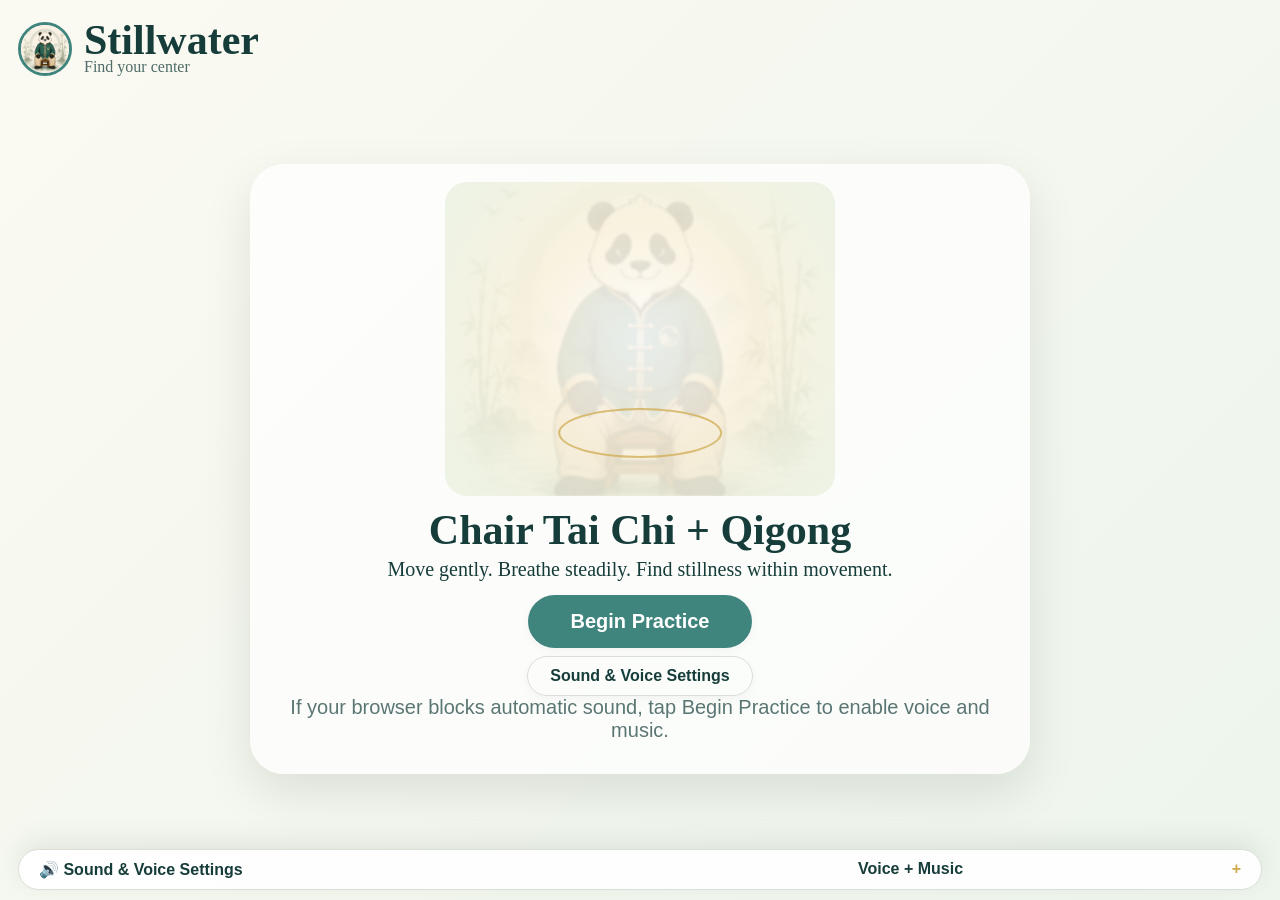
<file: index.html>
<!doctype html>
<html lang="en">
<head>
  <meta charset="utf-8" />
  <meta name="viewport" content="width=device-width, initial-scale=1" />
  <title>Stillwater v21</title>
  <link rel="stylesheet" href="style.css?v=21" />
</head>
<body>
  <div class="app-shell">
    <header class="topbar">
      <a class="brand" href="index.html?v=21" aria-label="Return to opening screen">
        <img src="assets/sage/logo-sage.png" alt="Sage logo" class="brand-avatar" />
        <span><strong>Stillwater</strong><em>Find your center</em></span>
      </a>
      <div class="top-actions practice-only hidden">
        <button id="backBtn">← Back</button>
        <button id="pauseBtn" class="primary">Pause</button>
        <button id="forwardBtn">Forward →</button>
      </div>
    </header>

    <main id="opening" class="opening">
      <section class="hero-card">
        <div class="sage-stage opening-sage">
          <video
            id="openingIdleVideo"
            class="sage-img opening-video"
            autoplay
            muted
            loop
            playsinline
            webkit-playsinline
            preload="auto"
            aria-label="Sage seated calmly and breathing"
          >
            <source src="assets/video/Panda_Idle.mp4?v=21" type="video/mp4" />
          </video>
          <div class="water-ripples"><span></span><span></span><span></span></div>
        </div>
        <h1>Chair Tai Chi + Qigong</h1>
        <p>Move gently. Breathe steadily. Find stillness within movement.</p>
        <button id="beginBtn" class="begin primary">Begin Practice</button>
        <button id="settingsOpenBtn" class="ghost">Sound & Voice Settings</button>
        <p id="homeSoundNotice" class="sound-notice">If your browser blocks automatic sound, tap Begin Practice to enable voice and music.</p>
      </section>
    </main>

    <main id="practice" class="practice hidden">
      <div id="mobilePanelScrim" class="mobile-panel-scrim hidden" aria-hidden="true"></div>
      <button id="leftDrawerBtn" class="mobile-edge-tab left-tab" type="button" aria-controls="leftPanel" aria-expanded="false">Path</button>
      <button id="settingsDrawerBtn" class="mobile-edge-tab bottom-tab" type="button" aria-controls="settings" aria-expanded="false">Sound</button>
      <button id="rightDrawerBtn" class="mobile-edge-tab right-tab" type="button" aria-controls="resourcesPanel" aria-expanded="false">Resources</button>
      <aside id="leftPanel" class="side left-panel mobile-drawer-left">
        <button class="mobile-drawer-close" data-close-panel type="button" aria-label="Close path panel">×</button>
        <h2>Stillwater Path</h2>
        <ol id="stageList"></ol>
        <div class="mantra">Move with intention.<br>Breathe with awareness.<br>Be still. Be here.</div>
        <small>Created by David Fliesen in 2026</small>
      </aside>

      <section class="center-panel">
        <div class="stage-head">
          <div><small id="stageNum">STAGE 1</small><h1 id="stageTitle">Awakening Breath</h1></div>
          <strong id="timer">1:00</strong>
        </div>
        <div class="sage-stage main-sage-stage">
          <img id="sageImg" src="assets/sage/idle.png?v=21" alt="Sage demonstrating the current seated movement" class="sage-img" />
          <div class="water-ripples"><span></span><span></span><span></span></div>
        </div>
        <p id="instruction" class="instruction"></p>
        <button id="unlockBtn" class="unlock hidden">Tap to enable sound</button>
        <div class="progress"><span id="progressBar"></span></div>
      </section>

      <aside id="resourcesPanel" class="side resources mobile-drawer-right">
        <button class="mobile-drawer-close" data-close-panel type="button" aria-label="Close resources panel">×</button>
        <h2>Resources</h2>
        <a href="https://www.qigonginstitute.org/directory" target="_blank" rel="noopener"><b>Find a local Tai Chi / Qigong instructor</b><span>qigonginstitute.org/directory</span></a>
        <a href="https://www.va.gov/WHOLEHEALTH/cih/Tai_Chi_and_Qigong.asp" target="_blank" rel="noopener"><b>Learn about VA Tai Chi for Vets</b><span>va.gov/WHOLEHEALTH</span></a>
        <a href="history.html?v=21"><b>History of Tai Chi and Qigong</b><span>Quick overview</span></a>
        <a href="https://davidfliesen.github.io/" target="_blank" rel="noopener"><b>About the developer</b><span>davidfliesen.github.io</span></a>
      </aside>
    </main>

    <section id="settings" class="audio-panel collapsed">
      <button id="settingsToggle" class="settings-title" type="button">
        <b>🔊 Sound & Voice Settings</b>
        <span id="modeLabel">Voice + Music</span>
        <i id="settingsIcon">+</i>
      </button>
      <div class="settings-body">
        <div class="modes">
          <button data-mode="voiceMusic" class="active" type="button">Play Voice + Music</button>
          <button data-mode="voiceOnly" type="button">Voice Only</button>
          <button data-mode="musicOnly" type="button">Music Only</button>
          <button data-mode="silence" type="button">Silence</button>
        </div>
        <label>Voice <input id="voiceVol" type="range" min="0" max="1" step="0.05"></label>
        <label>Music <input id="musicVol" type="range" min="0" max="1" step="0.05"></label>
      </div>
    </section>
  </div>
  <script src="app.js?v=21"></script>
</body>
</html>
</file>
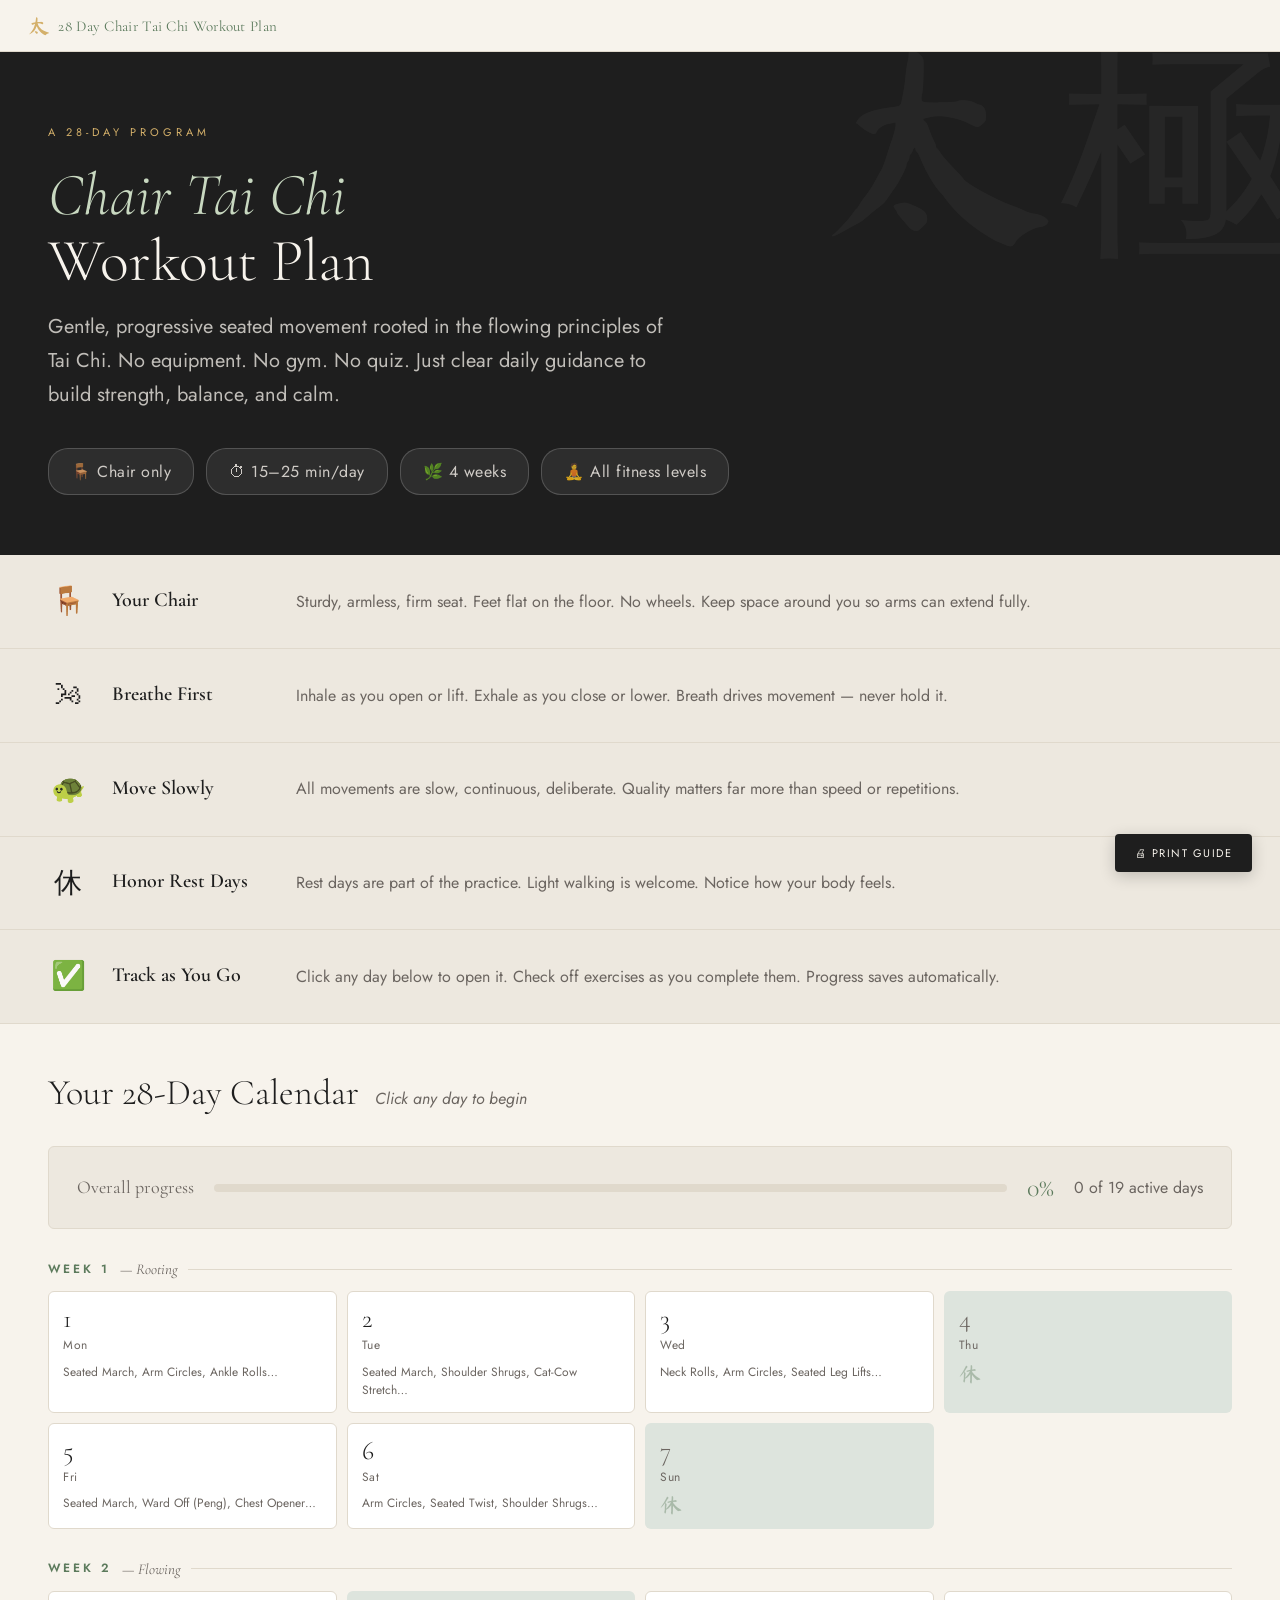
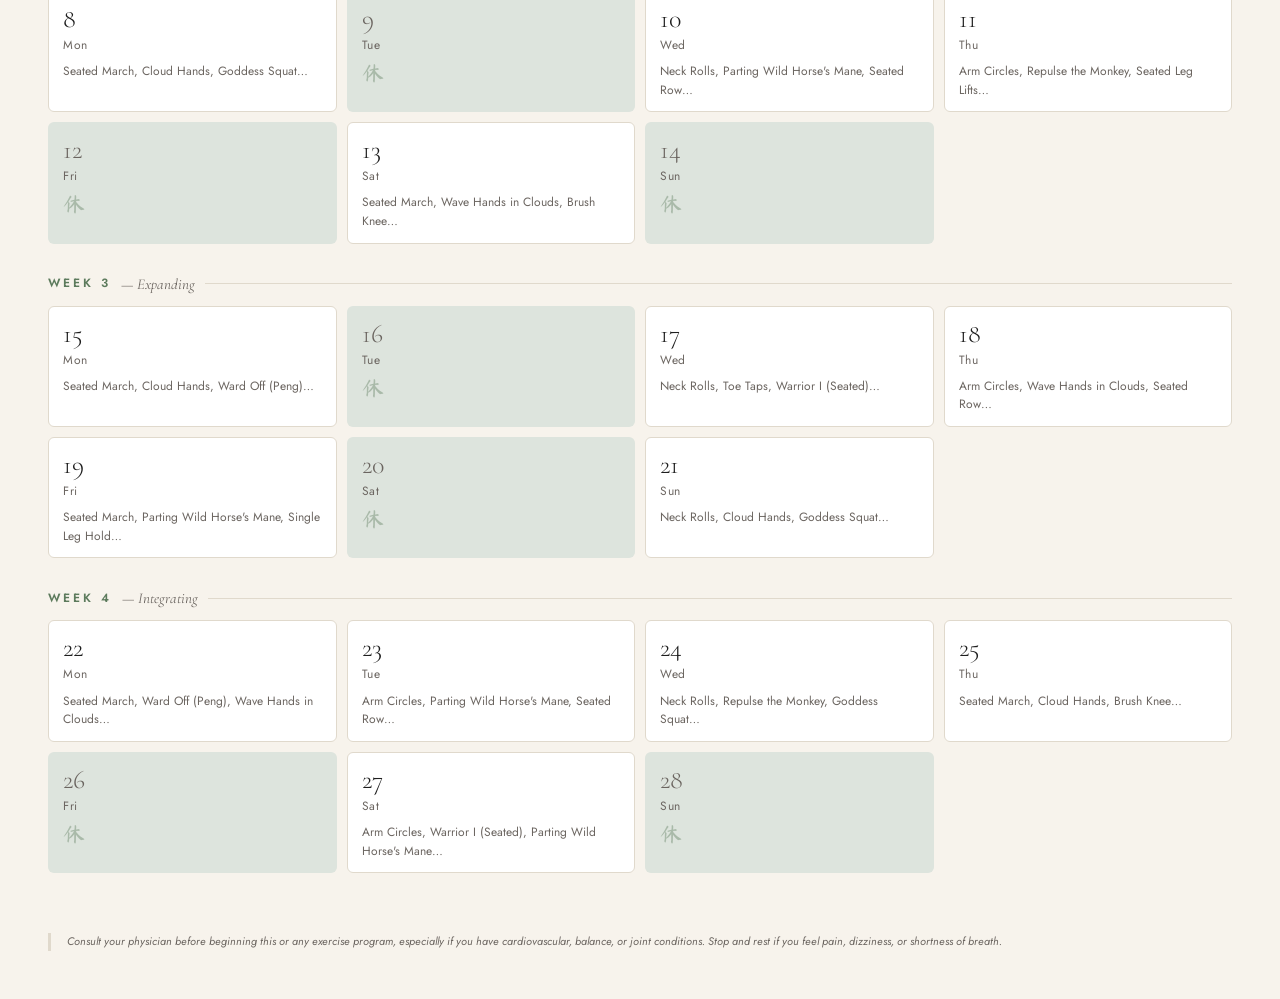
<file: 28dayplan.html>
<!DOCTYPE html>
<html lang="en">
<head>
<meta charset="UTF-8">
<meta name="viewport" content="width=device-width, initial-scale=1.0">
<title>28 Day Chair Tai Chi Workout Plan</title>
<link href="https://fonts.googleapis.com/css2?family=Cormorant+Garamond:ital,wght@0,300;0,400;0,600;1,300;1,400&family=Jost:wght@300;400;500;600&family=Ma+Shan+Zheng&display=swap" rel="stylesheet">
<style>
/* ══ RESET ══ */
*,*::before,*::after{box-sizing:border-box;margin:0;padding:0;}
html{scroll-behavior:smooth;}

/* ══ TOKENS ══ */
:root{
  --cream:    #f7f3ec;
  --warm:     #ede8df;
  --parchment:#e0d9cc;
  --ink:      #1e1e1e;
  --stone:    #6b6560;
  --sage:     #5c7a5c;
  --sage-lt:  #c8d8c0;
  --sage-bg:  #eef4ee;
  --gold:     #a07830;
  --gold-lt:  #d4b06a;
  --terra:    #8a4a38;
  --rest:     #dde4dd;
  --serif:    'Cormorant Garamond', Georgia, serif;
  --sans:     'Jost', sans-serif;
  --brush:    'Ma Shan Zheng', cursive;
}

body{
  font-family:var(--sans);
  background:var(--cream);
  color:var(--ink);
  font-size:15px;
  line-height:1.6;
}

/* ══ GLOBAL HEADER ══ */
#global-header{
  position:fixed;top:0;left:0;right:0;z-index:300;
  background:rgba(247,243,236,0.95);
  backdrop-filter:blur(8px);
  border-bottom:1px solid var(--parchment);
  display:flex;align-items:center;
  padding:0 28px;
  height:52px;
}
#home-link{
  font-family:var(--serif);
  font-size:15px;
  font-weight:400;
  color:var(--sage);
  text-decoration:none;
  letter-spacing:0.3px;
  cursor:pointer;
  display:flex;align-items:center;gap:8px;
  transition:color 0.2s;
  flex:1;
}
#home-link:hover{color:var(--gold);}
#home-link .logo-kanji{
  font-family:var(--brush);
  font-size:22px;
  color:var(--gold-lt);
  line-height:1;
}
#header-day-nav{
  display:none;
  align-items:center;
  gap:10px;
}
#header-day-nav.visible{display:flex;}
.hd-btn{
  background:none;
  border:1px solid var(--parchment);
  color:var(--stone);
  padding:5px 14px;
  border-radius:3px;
  cursor:pointer;
  font-family:var(--sans);
  font-size:12px;
  letter-spacing:1px;
  transition:all 0.15s;
}
.hd-btn:hover{border-color:var(--sage);color:var(--sage);}
.hd-btn:disabled{opacity:0.3;cursor:default;}
#hd-label{
  font-family:var(--serif);
  font-style:italic;
  font-size:14px;
  color:var(--stone);
  min-width:120px;
  text-align:center;
}

/* ══ VIEWS ══ */
.view{display:none;}
.view.active{display:block;}

/* ══════════════════════════════════
   LANDING VIEW
══════════════════════════════════ */
#view-home{padding-top:52px;}

/* Hero */
.hero{
  background:var(--ink);
  color:var(--cream);
  padding:72px 48px 60px;
  position:relative;
  overflow:hidden;
}
.hero::before{
  content:'太極';
  font-family:var(--brush);
  font-size:240px;
  position:absolute;
  right:-20px;top:-30px;
  color:rgba(255,255,255,0.04);
  line-height:1;
  pointer-events:none;
}
.hero-eyebrow{
  font-family:var(--sans);
  font-size:11px;
  letter-spacing:4px;
  text-transform:uppercase;
  color:var(--gold-lt);
  margin-bottom:20px;
}
.hero h1{
  font-family:var(--serif);
  font-weight:300;
  font-size:clamp(36px,5vw,60px);
  line-height:1.1;
  margin-bottom:16px;
}
.hero h1 em{font-style:italic;color:var(--sage-lt);}
.hero-sub{
  font-size:20px;
  color:rgba(247,243,236,0.75);
  max-width:640px;
  line-height:1.7;
  margin-bottom:36px;
}
.hero-pills{
  display:flex;flex-wrap:wrap;gap:12px;
}
.pill{
  background:rgba(255,255,255,0.07);
  border:1px solid rgba(255,255,255,0.18);
  border-radius:20px;
  padding:10px 22px;
  font-size:16px;
  letter-spacing:0.5px;
  color:rgba(247,243,236,0.8);
}

/* How-to strip */
.how-strip{
  display:flex;
  flex-direction:column;
  background:var(--warm);
  border-bottom:1px solid var(--parchment);
}
.how-item{
  padding:24px 48px;
  border-bottom:1px solid var(--parchment);
  display:flex;
  align-items:center;
  gap:24px;
}
.how-item:last-child{border-bottom:none;}
.how-icon{font-size:28px;flex-shrink:0;width:40px;text-align:center;}
.how-item h3{
  font-family:var(--serif);
  font-weight:600;
  font-size:20px;
  margin-bottom:3px;
  color:var(--ink);
  min-width:160px;
}
.how-item p{font-size:16px;color:var(--stone);line-height:1.6;}

/* Section header */
.section-head{
  padding:40px 48px 24px;
  display:flex;align-items:baseline;gap:16px;
}
.section-head h2{
  font-family:var(--serif);
  font-weight:300;
  font-size:36px;
}
.section-head .sh-note{
  font-size:16px;
  color:var(--stone);
  font-style:italic;
}

/* Progress summary bar */
.progress-summary{
  margin:0 48px 28px;
  background:var(--warm);
  border:1px solid var(--parchment);
  border-radius:6px;
  padding:20px 28px;
  display:flex;align-items:center;gap:20px;
}
.ps-track{
  flex:1;
  height:8px;
  background:var(--parchment);
  border-radius:4px;
  overflow:hidden;
}
.ps-fill{
  height:100%;
  background:var(--sage);
  border-radius:4px;
  transition:width 0.5s ease;
}
.ps-label{
  font-family:var(--serif);
  font-size:18px;
  color:var(--stone);
  white-space:nowrap;
}
.ps-pct{
  font-family:var(--serif);
  font-size:26px;
  font-weight:300;
  color:var(--sage);
  white-space:nowrap;
}
.ps-days-label{
  font-size:16px;
  color:var(--stone);
  white-space:nowrap;
}

/* Calendar grid */
.cal-wrap{padding:0 48px 32px;}
.week-block{margin-bottom:28px;}
.week-label{
  font-family:var(--sans);
  font-size:12px;
  letter-spacing:3px;
  text-transform:uppercase;
  color:var(--sage);
  font-weight:600;
  margin-bottom:10px;
  display:flex;align-items:center;gap:10px;
}
.week-label::after{
  content:'';flex:1;height:1px;background:var(--parchment);
}
.week-theme-name{
  font-family:var(--serif);
  font-style:italic;
  color:var(--stone);
  font-size:15px;
  font-weight:400;
  letter-spacing:0;
  text-transform:none;
}
.days-row{
  display:grid;
  grid-template-columns:repeat(4,1fr);
  gap:10px;
}
.cal-day{
  background:#fff;
  border:1px solid var(--parchment);
  border-radius:6px;
  padding:14px 14px 12px;
  cursor:pointer;
  transition:all 0.15s;
  min-height:100px;
  position:relative;
}
.cal-day:hover{border-color:var(--sage);box-shadow:0 2px 8px rgba(92,122,92,0.15);}
.cal-day.rest-day{
  background:var(--rest);
  border-color:transparent;
  cursor:default;
}
.cal-day.rest-day:hover{box-shadow:none;border-color:transparent;}
.cal-day.completed{
  background:var(--sage-bg);
  border-color:var(--sage-lt);
}
.cal-day.today-active{
  border-color:var(--gold);
  box-shadow:0 0 0 2px rgba(160,120,48,0.2);
}
.cd-num{
  font-family:var(--serif);
  font-size:26px;
  font-weight:300;
  color:var(--ink);
  line-height:1;
  margin-bottom:4px;
}
.cal-day.completed .cd-num{color:var(--sage);}
.cal-day.rest-day .cd-num{color:var(--stone);}
.cd-name{
  font-size:12px;
  color:var(--stone);
  letter-spacing:0.5px;
  margin-bottom:7px;
}
.cd-exercises{
  font-size:12px;
  color:var(--stone);
  line-height:1.55;
}
.cal-day.rest-day .cd-exercises{
  font-family:var(--brush);
  font-size:22px;
  color:rgba(92,122,92,0.4);
  line-height:1;
  margin-top:4px;
}
.cd-check{
  position:absolute;top:10px;right:10px;
  font-size:14px;color:var(--sage);
  opacity:0;transition:opacity 0.2s;
}
.cal-day.completed .cd-check{opacity:1;}

/* Disclaimer */
.disclaimer{
  margin:0 48px 48px;
  font-size:11px;
  color:var(--stone);
  border-left:3px solid var(--parchment);
  padding-left:16px;
  font-style:italic;
  line-height:1.6;
}

/* ══════════════════════════════════
   DAY VIEW
══════════════════════════════════ */
#view-day{padding-top:52px;}

.day-view-inner{
  max-width:100%;
  margin:0 auto;
  padding:40px 48px 60px;
}

/* Day header */
.dv-header{
  display:flex;align-items:flex-start;gap:24px;
  margin-bottom:32px;
  padding-bottom:28px;
  border-bottom:1px solid var(--parchment);
}
.dv-num-block{
  background:var(--sage);
  color:#fff;
  border-radius:8px;
  padding:14px 22px;
  text-align:center;
  flex-shrink:0;
}
.dv-num-block .dvn-label{
  font-size:11px;letter-spacing:3px;text-transform:uppercase;opacity:0.7;
}
.dv-num-block .dvn-num{
  font-family:var(--serif);
  font-size:64px;font-weight:300;line-height:1;
}
.dv-meta{flex:1;}
.dv-week-badge{
  display:inline-block;
  font-size:12px;letter-spacing:2.5px;text-transform:uppercase;
  color:var(--sage);background:var(--sage-bg);
  border-radius:3px;padding:5px 14px;
  margin-bottom:8px;font-weight:500;
}
.dv-meta h2{
  font-family:var(--serif);
  font-weight:300;font-size:42px;
  color:var(--ink);line-height:1.15;
}
.dv-focus{
  font-size:17px;color:var(--stone);
  margin-top:6px;font-style:italic;
}
.dv-kanji{
  font-family:var(--brush);
  font-size:100px;color:var(--parchment);
  line-height:1;flex-shrink:0;
}

/* Rest day in day view */
.dv-rest{
  text-align:center;
  padding:80px 40px;
  background:var(--warm);
  border-radius:10px;
  border:1px solid var(--parchment);
}
.dv-rest .rest-big{
  font-family:var(--brush);
  font-size:120px;color:var(--sage-lt);line-height:1;
  margin-bottom:20px;
}
.dv-rest h3{
  font-family:var(--serif);
  font-weight:300;font-size:36px;
  color:var(--stone);margin-bottom:16px;
}
.dv-rest p{
  max-width:520px;margin:0 auto;
  font-size:18px;color:var(--stone);line-height:1.7;
}

/* Exercise rows */
.ex-list{display:flex;flex-direction:column;gap:10px;}

.ex-row{
  display:flex;align-items:center;gap:20px;
  background:#fff;
  border:1px solid var(--parchment);
  border-radius:8px;
  padding:20px 24px;
  cursor:pointer;
  transition:all 0.15s;
}
.ex-row:hover{border-color:var(--sage-lt);background:var(--sage-bg);}
.ex-row.done{
  background:var(--sage-bg);
  border-color:var(--sage-lt);
}
.ex-circle{
  width:34px;height:34px;
  border-radius:50%;
  border:2px solid var(--parchment);
  flex-shrink:0;
  display:flex;align-items:center;justify-content:center;
  font-size:16px;color:transparent;
  transition:all 0.15s;
}
.ex-row.done .ex-circle{
  background:var(--sage);
  border-color:var(--sage);
  color:#fff;
}
.ex-body{flex:1;}
.ex-name{
  font-family:var(--serif);
  font-size:28px;font-weight:400;
  color:var(--ink);line-height:1.2;
}
.ex-row.done .ex-name{
  text-decoration:line-through;
  color:var(--stone);
}
.ex-hint{
  font-size:15px;color:var(--stone);
  margin-top:4px;line-height:1.55;
}
.ex-row.done .ex-hint{opacity:0.5;}
.ex-dur{
  font-family:var(--serif);
  font-size:26px;font-weight:300;
  color:var(--gold);
  flex-shrink:0;min-width:90px;text-align:right;
}
.ex-row.done .ex-dur{color:var(--parchment);}
.ex-tag{
  font-size:10px;letter-spacing:1.5px;text-transform:uppercase;
  color:var(--sage);background:var(--sage-bg);
  border-radius:2px;padding:3px 8px;
  flex-shrink:0;
}
.ex-row.done .ex-tag{opacity:0.4;}

/* Done banner */
.done-banner{
  margin-top:20px;
  padding:20px 24px;
  background:var(--sage-bg);
  border:1px solid var(--sage-lt);
  border-radius:8px;
  display:flex;align-items:center;gap:14px;
  opacity:0;pointer-events:none;
  transition:opacity 0.3s;
}
.done-banner.visible{opacity:1;pointer-events:auto;}
.db-text{
  flex:1;
  font-family:var(--serif);
  font-style:italic;
  font-size:20px;
  color:var(--sage);
}
.db-next{
  background:var(--sage);color:#fff;
  border:none;border-radius:4px;
  padding:12px 28px;
  cursor:pointer;
  font-family:var(--sans);
  font-size:13px;letter-spacing:1.5px;text-transform:uppercase;
  transition:background 0.15s;
}
.db-next:hover{background:#4a6a4a;}

/* ══ PRINT STYLES ══ */
@media print{
  #global-header,#view-home,#view-day,#print-fab{display:none!important;}
  #print-doc{display:block!important;}
  @page { margin: 0.5in; }
  @page :first { margin: 0.5in; }
}
#print-doc{display:none;}

/* ── Base print page ── */
.pd-page{
  page-break-after: always;
  font-family: var(--sans);
  color: #111;
  padding: 0;
  position: relative;
}
.pd-page:last-child{ page-break-after: auto; }

/* ── Compact overrides so all 4 sections fit ── */
/* These values are tuned for Letter at 0.5in margins = 7.5×10in usable */
.pd-page-header   { margin-bottom: 18px !important; padding-bottom: 8px !important; }
.pd-cover-title   { font-size: 36px !important; margin-bottom: 4px !important; }
.pd-cover-sub     { font-size: 13px !important; margin-bottom: 18px !important; }
.pd-rule          { margin-bottom: 18px !important; }
.pd-intro-grid    { gap: 12px !important; margin-bottom: 18px !important; }
.pd-intro-item    { padding: 12px 14px !important; }
.pd-intro-item h3 { font-size: 15px !important; margin-bottom: 4px !important; }
.pd-intro-item p  { font-size: 12px !important; line-height: 1.6 !important; }
.pd-weeks-overview{ gap: 8px !important; margin-bottom: 16px !important; }
.pd-week-pill     { padding: 9px 10px !important; }
.pwp-num          { font-size: 22px !important; }
.pwp-theme        { font-size: 12px !important; }
.pwp-time         { font-size: 10px !important; }

.pd-section-title { font-size: 28px !important; margin-bottom: 2px !important; }
.pd-section-sub   { font-size: 12px !important; margin-bottom: 14px !important; }
.pd-sched-title   { font-size: 28px !important; margin-bottom: 2px !important; }
.pd-sched-sub     { font-size: 12px !important; margin-bottom: 14px !important; }

.pd-ex-grid { gap: 9px !important; }
.pd-ex      { padding: 9px 12px !important; }
.pd-ex-name { font-size: 15px !important; margin-bottom: 1px !important; }
.pd-ex-cat  { font-size: 9px !important; margin-bottom: 3px !important; }
.pd-ex-desc { font-size: 11.5px !important; line-height: 1.55 !important; }

.pd-sched-table th{ padding: 6px 5px !important; font-size: 8.5px !important; }
.th-week          { width: 74px !important; }
.td-week          { padding: 8px 7px !important; min-height: 0 !important; }
.td-inner         { padding: 5px 6px !important; min-height: 0 !important; }
.td-daynum        { font-size: 13px !important; margin-bottom: 2px !important; }
.td-exlist        { font-size: 8.5px !important; line-height: 1.42 !important; }
.tdw-num          { font-size: 17px !important; }
.tdw-theme        { font-size: 10px !important; }
.tdw-time         { font-size: 9px !important; }
.td-rest-kanji    { font-size: 18px !important; }

/* ── Page header strip (every page) ── */
.pd-page-header{
  display: flex;
  align-items: center;
  justify-content: space-between;
  border-bottom: 1.5px solid #111;
  padding-bottom: 10px;
  margin-bottom: 28px;
}
.pd-page-header .ph-logo{
  font-family: var(--brush);
  font-size: 20px;
  color: #bbb;
  line-height: 1;
}
.pd-page-header .ph-title{
  font-family: var(--serif);
  font-size: 13px;
  color: #111;
  letter-spacing: 1px;
  font-weight: 400;
}
.pd-page-header .ph-page{
  font-size: 11px;
  color: #888;
  letter-spacing: 1px;
}

/* ══ PAGE 1: OVERVIEW ══ */
.pd-cover-title{
  font-family: var(--serif);
  font-weight: 300;
  font-size: 44px;
  line-height: 1.1;
  color: #111;
  margin-bottom: 6px;
}
.pd-cover-title em{ font-style: italic; color: #333; }
.pd-cover-sub{
  font-size: 16px;
  color: #555;
  margin-bottom: 28px;
  font-style: italic;
  font-family: var(--serif);
}
.pd-rule{ width: 48px; height: 1.5px; background: #111; margin-bottom: 28px; }

.pd-intro-grid{
  display: grid;
  grid-template-columns: 1fr 1fr;
  gap: 18px;
  margin-bottom: 28px;
}
.pd-intro-item{
  background: #fff;
  border-left: 2px solid #111;
  padding: 14px 16px;
}
.pd-intro-item h3{
  font-family: var(--serif);
  font-size: 17px;
  font-weight: 600;
  margin-bottom: 5px;
  color: #111;
}
.pd-intro-item p{
  font-size: 13px;
  color: #333;
  line-height: 1.65;
}

.pd-weeks-overview{
  display: grid;
  grid-template-columns: repeat(4,1fr);
  gap: 12px;
  margin-bottom: 24px;
}
.pd-week-pill{
  background: #fff;
  border: 1px solid #aaa;
  border-radius: 4px;
  padding: 12px 14px;
  text-align: center;
}
.pd-week-pill .pwp-num{
  font-family: var(--serif);
  font-size: 28px;
  font-weight: 300;
  color: #111;
  line-height: 1;
}
.pd-week-pill .pwp-label{
  font-size: 10px;
  letter-spacing: 2px;
  text-transform: uppercase;
  color: #888;
  margin: 3px 0;
}
.pd-week-pill .pwp-theme{
  font-family: var(--serif);
  font-style: italic;
  font-size: 14px;
  color: #333;
}
.pd-week-pill .pwp-time{
  font-size: 11px;
  color: #888;
  margin-top: 2px;
}

.pd-disclaimer{
  font-size: 11px;
  color: #888;
  border-top: 1px solid #ccc;
  padding-top: 12px;
  font-style: italic;
  line-height: 1.6;
}

/* ══ PAGES 2–3: MOVEMENTS ══ */
.pd-section-title{
  font-family: var(--serif);
  font-weight: 300;
  font-size: 34px;
  color: #111;
  margin-bottom: 4px;
}
.pd-section-sub{
  font-size: 13px;
  color: #666;
  font-style: italic;
  margin-bottom: 20px;
}

.pd-ex-grid{
  display: grid;
  grid-template-columns: 1fr 1fr;
  gap: 12px;
}
.pd-ex{
  border: 1px solid #ccc;
  border-radius: 3px;
  padding: 12px 14px;
  break-inside: avoid;
  background: #fff;
}
.pd-ex-name{
  font-family: var(--serif);
  font-size: 17px;
  font-weight: 600;
  color: #111;
  margin-bottom: 2px;
}
.pd-ex-cat{
  font-size: 9px;
  letter-spacing: 2px;
  text-transform: uppercase;
  color: #555;
  margin-bottom: 5px;
  font-weight: 600;
}
.pd-ex-desc{
  font-size: 12px;
  color: #444;
  line-height: 1.6;
}

/* ══ PAGE 4: SCHEDULE ══ */
.pd-sched-title{
  font-family: var(--serif);
  font-weight: 300;
  font-size: 34px;
  color: #111;
  margin-bottom: 4px;
}
.pd-sched-sub{
  font-size: 13px;
  color: #666;
  font-style: italic;
  margin-bottom: 20px;
}

.pd-sched-table{
  width: 100%;
  border-collapse: collapse;
}
.pd-sched-table th{
  font-family: var(--sans);
  font-size: 9px;
  letter-spacing: 2px;
  text-transform: uppercase;
  color: #111;
  background: #fff;
  border: 1px solid #aaa;
  border-bottom: 2px solid #111;
  padding: 7px 6px;
  text-align: left;
  font-weight: 600;
}
.pd-sched-table th.th-week{
  width: 90px;
}
.pd-sched-table td{
  vertical-align: top;
  padding: 0;
  border: 1px solid #ccc;
}
.pd-sched-table tr:nth-child(even) .td-inner{
  background: #fff;
}
.td-inner{
  padding: 8px 7px;
  min-height: 80px;
  background: #fff;
}
.td-week{
  background: #fff !important;
  border-right: 2px solid #aaa !important;
  padding: 10px 8px;
  min-height: 80px;
  display: flex;
  flex-direction: column;
  justify-content: center;
}
.tdw-num{
  font-family: var(--serif);
  font-size: 22px;
  font-weight: 600;
  color: #111;
  line-height: 1;
}
.tdw-theme{
  font-family: var(--serif);
  font-style: italic;
  font-size: 12px;
  color: #333;
  margin-top: 2px;
}
.tdw-time{
  font-size: 9px;
  color: #888;
  margin-top: 3px;
  letter-spacing: 0.5px;
}
.td-daynum{
  font-family: var(--serif);
  font-size: 16px;
  font-weight: 600;
  color: #111;
  line-height: 1;
  margin-bottom: 4px;
}
.td-exlist{
  font-size: 9.5px;
  color: #333;
  line-height: 1.55;
}
.td-rest{
  background: #fff !important;
}
.td-rest .td-daynum{ color: #888; }
.td-rest-kanji{
  font-family: var(--brush);
  font-size: 22px;
  color: #bbb;
  line-height: 1;
  margin-top: 2px;
}

/* Print FAB */
#print-fab{
  position:fixed;bottom:28px;right:28px;z-index:200;
  background:var(--ink);color:var(--cream);
  border:none;border-radius:4px;
  padding:11px 20px;
  font-family:var(--sans);font-size:11px;
  letter-spacing:1.5px;text-transform:uppercase;
  cursor:pointer;
  box-shadow:0 4px 16px rgba(0,0,0,0.2);
  transition:background 0.2s;
}
#print-fab:hover{background:var(--sage);}
</style>
</head>
<body>

<!-- ══ GLOBAL HEADER ══ -->
<header id="global-header">
  <a id="home-link" onclick="showHome()">
    <span class="logo-kanji">太</span>
    28 Day Chair Tai Chi Workout Plan
  </a>
  <div id="header-day-nav">
    <button class="hd-btn" id="hd-prev" onclick="goDay(-1)" disabled>← Prev</button>
    <span id="hd-label"></span>
    <button class="hd-btn" id="hd-next" onclick="goDay(1)">Next →</button>
  </div>
</header>

<!-- ══════════════════════════
     LANDING VIEW
══════════════════════════ -->
<div id="view-home" class="view active">

  <!-- Hero -->
  <div class="hero">
    <div class="hero-eyebrow">A 28-Day Program</div>
    <h1><em>Chair Tai Chi</em><br>Workout Plan</h1>
    <p class="hero-sub">Gentle, progressive seated movement rooted in the flowing principles of Tai Chi. No equipment. No gym. No quiz. Just clear daily guidance to build strength, balance, and calm.</p>
    <div class="hero-pills">
      <span class="pill">🪑 Chair only</span>
      <span class="pill">⏱ 15–25 min/day</span>
      <span class="pill">🌿 4 weeks</span>
      <span class="pill">🧘 All fitness levels</span>
    </div>
  </div>

  <!-- How-to strip -->
  <div class="how-strip">
    <div class="how-item">
      <div class="how-icon">🪑</div>
      <h3>Your Chair</h3>
      <p>Sturdy, armless, firm seat. Feet flat on the floor. No wheels. Keep space around you so arms can extend fully.</p>
    </div>
    <div class="how-item">
      <div class="how-icon">🌬</div>
      <h3>Breathe First</h3>
      <p>Inhale as you open or lift. Exhale as you close or lower. Breath drives movement — never hold it.</p>
    </div>
    <div class="how-item">
      <div class="how-icon">🐢</div>
      <h3>Move Slowly</h3>
      <p>All movements are slow, continuous, deliberate. Quality matters far more than speed or repetitions.</p>
    </div>
    <div class="how-item">
      <div class="how-icon">休</div>
      <h3>Honor Rest Days</h3>
      <p>Rest days are part of the practice. Light walking is welcome. Notice how your body feels.</p>
    </div>
    <div class="how-item">
      <div class="how-icon">✅</div>
      <h3>Track as You Go</h3>
      <p>Click any day below to open it. Check off exercises as you complete them. Progress saves automatically.</p>
    </div>
  </div>

  <!-- Progress summary -->
  <div class="section-head">
    <h2>Your 28-Day Calendar</h2>
    <span class="sh-note">Click any day to begin</span>
  </div>

  <div class="progress-summary">
    <span class="ps-label">Overall progress</span>
    <div class="ps-track"><div class="ps-fill" id="ps-fill" style="width:0%"></div></div>
    <span class="ps-pct" id="ps-pct">0%</span>
    <span class="ps-days-label" id="ps-days-done">0 of 20 active days</span>
  </div>

  <!-- Calendar -->
  <div class="cal-wrap" id="calendar"></div>

  <p class="disclaimer">Consult your physician before beginning this or any exercise program, especially if you have cardiovascular, balance, or joint conditions. Stop and rest if you feel pain, dizziness, or shortness of breath.</p>

</div><!-- /view-home -->

<!-- ══════════════════════════
     DAY VIEW
══════════════════════════ -->
<div id="view-day" class="view">
  <div class="day-view-inner" id="day-view-inner"></div>
</div>

<!-- ══════════════════════════
     PRINT DOCUMENT (hidden on screen)
══════════════════════════ -->
<div id="print-doc">

  <!-- PAGE 1: OVERVIEW -->
  <div class="pd-page" style="padding:0.5in">
    <div class="pd-page-header">
      <span class="ph-logo">太極</span>
      <span class="ph-title">28 Day Chair Tai Chi Workout Plan</span>
      <span class="ph-page">Companion Guide · Page 1</span>
    </div>

    <div class="pd-cover-title"><em>Chair Tai Chi</em><br>Workout Plan</div>
    <div class="pd-cover-sub">A 28-Day Seated Program — Companion Guide</div>
    <div class="pd-rule"></div>

    <div class="pd-intro-grid">
      <div class="pd-intro-item">
        <h3>🪑 Your Chair</h3>
        <p>Use a sturdy, armless chair with a firm seat. Feet should rest flat on the floor. Avoid chairs with wheels. Keep open space around you so your arms can extend fully in all directions.</p>
      </div>
      <div class="pd-intro-item">
        <h3>🌬 Breathe First</h3>
        <p>Inhale as you open, expand, or lift. Exhale as you close, contract, or lower. Breath drives movement in Tai Chi — never hold it. If you feel dizzy, pause and breathe normally.</p>
      </div>
      <div class="pd-intro-item">
        <h3>🐢 Move Slowly</h3>
        <p>All movements should be slow, continuous, and deliberate. There is no hurrying. Quality of movement matters far more than speed or the number of repetitions completed.</p>
      </div>
      <div class="pd-intro-item">
        <h3>休 Honor Rest Days</h3>
        <p>Rest days are not gaps in the program — they are part of it. Use them to notice how your body feels. Light walking is welcome. Stillness and integration are the point.</p>
      </div>
      <div class="pd-intro-item">
        <h3>⏱ How Long</h3>
        <p>Week 1–2 sessions run approximately 15 minutes. Week 3–4 sessions run 20–25 minutes. Start your timer only after you are seated, settled, and composed.</p>
      </div>
      <div class="pd-intro-item">
        <h3>⚠ Safety First</h3>
        <p>Consult your physician before beginning this or any exercise program. Stop and rest immediately if you feel pain, dizziness, or shortness of breath. Every exercise can be modified.</p>
      </div>
    </div>

    <div class="pd-weeks-overview">
      <div class="pd-week-pill">
        <div class="pwp-num">1</div>
        <div class="pwp-label">Week One</div>
        <div class="pwp-theme">Rooting</div>
        <div class="pwp-time">~15 min/day</div>
      </div>
      <div class="pd-week-pill">
        <div class="pwp-num">2</div>
        <div class="pwp-label">Week Two</div>
        <div class="pwp-theme">Flowing</div>
        <div class="pwp-time">~15 min/day</div>
      </div>
      <div class="pd-week-pill">
        <div class="pwp-num">3</div>
        <div class="pwp-label">Week Three</div>
        <div class="pwp-theme">Expanding</div>
        <div class="pwp-time">~22 min/day</div>
      </div>
      <div class="pd-week-pill">
        <div class="pwp-num">4</div>
        <div class="pwp-label">Week Four</div>
        <div class="pwp-theme">Integrating</div>
        <div class="pwp-time">~25 min/day</div>
      </div>
    </div>

    <div class="pd-disclaimer">
      This guide is for informational purposes only and is not a substitute for professional medical advice, diagnosis, or treatment. Individual results vary. Movements are adapted from traditional Tai Chi principles for seated practice.
    </div>
  </div>

  <!-- PAGE 2: MOVEMENTS PART ONE -->
  <div class="pd-page" style="padding:0.5in">
    <div class="pd-page-header">
      <span class="ph-logo">太極</span>
      <span class="ph-title">28 Day Chair Tai Chi Workout Plan</span>
      <span class="ph-page">The Movements · Page 2 of 4</span>
    </div>
    <div class="pd-section-title">The Movements</div>
    <p class="pd-section-sub">Part One — Warm-Up, Tai Chi Forms &amp; Strength exercises. All performed seated.</p>
    <div class="pd-ex-grid" id="print-glossary-a" style="grid-template-columns:1fr 1fr 1fr"></div>
  </div>

  <!-- PAGE 3: MOVEMENTS PART TWO -->
  <div class="pd-page" style="padding:0.5in">
    <div class="pd-page-header">
      <span class="ph-logo">太極</span>
      <span class="ph-title">28 Day Chair Tai Chi Workout Plan</span>
      <span class="ph-page">The Movements · Page 3 of 4</span>
    </div>
    <div class="pd-section-title">The Movements</div>
    <p class="pd-section-sub">Part Two — Balance, Stretching, Advanced &amp; Closing exercises.</p>
    <div class="pd-ex-grid" id="print-glossary-b"></div>
  </div>

  <!-- PAGE 4: FULL SCHEDULE -->
  <div class="pd-page" style="padding:0.5in">
    <div class="pd-page-header">
      <span class="ph-logo">太極</span>
      <span class="ph-title">28 Day Chair Tai Chi Workout Plan</span>
      <span class="ph-page">28-Day Schedule · Page 4 of 4</span>
    </div>
    <div class="pd-sched-title">28-Day Schedule</div>
    <p class="pd-sched-sub">All four weeks at a glance. Rest days marked 休. Check each day as you complete it.</p>
    <table class="pd-sched-table" id="print-schedule-table">
      <thead>
        <tr>
          <th class="th-week">Week</th>
          <th>Day 1</th><th>Day 2</th><th>Day 3</th><th>Day 4</th>
          <th>Day 5</th><th>Day 6</th><th>Day 7</th>
        </tr>
      </thead>
      <tbody id="print-schedule-body"></tbody>
    </table>
  </div>

</div><!-- /print-doc -->

<!-- Print FAB -->
<button id="print-fab" onclick="doPrint()">🖨 Print Guide</button>

<script>
/* ══ DATA ══════════════════════════════════════════════════════════ */
const EX = {
  march:     {name:"Seated March",        cat:"Warm-Up",  desc:"Lift alternating knees slowly, arms swing gently opposite. Keep spine tall."},
  neckroll:  {name:"Neck Rolls",           cat:"Warm-Up",  desc:"Chin to chest, roll right ear to shoulder, back to center, then left. Never roll fully backward."},
  armcircle: {name:"Arm Circles",          cat:"Warm-Up",  desc:"Arms at shoulder height — slow circles forward 10×, then backward 10×. Breathe continuously."},
  ankleroll: {name:"Ankle Rolls",          cat:"Warm-Up",  desc:"Lift one foot, rotate ankle 5× each direction. Repeat other side. Grounds awareness."},
  cloud:     {name:"Cloud Hands",          cat:"Tai Chi",  desc:"Sweep both hands slowly left to right as if moving clouds. Torso rotates gently, elbows soft."},
  wardoff:   {name:"Ward Off (Peng)",      cat:"Tai Chi",  desc:"Arms rounded as if embracing a ball. Push outward with one forearm while other curves below."},
  wildmane:  {name:"Parting Wild Horse's Mane",cat:"Tai Chi",desc:"One hand rises to shoulder (palm down), opposite descends to hip (palm up). Alternate sides."},
  brushknee: {name:"Brush Knee",           cat:"Tai Chi",  desc:"One hand sweeps low past opposite knee while other pushes forward at chest height. Flow continuously."},
  repulse:   {name:"Repulse the Monkey",   cat:"Tai Chi",  desc:"Draw one hand to ear while opposite reaches forward, palm out. Alternate sides gently."},
  waveclouds:{name:"Wave Hands in Clouds", cat:"Tai Chi",  desc:"Like Cloud Hands with more torso rotation and a figure-8 path. Hands always move in opposition."},
  leglift:   {name:"Seated Leg Lifts",     cat:"Strength", desc:"Straighten one knee to floor-parallel, hold 3 sec, lower. 10 reps each side."},
  shrug:     {name:"Shoulder Shrugs",      cat:"Strength", desc:"Inhale: shoulders to ears. Exhale: drop completely. Feel the full contrast. 10 reps."},
  chestopen: {name:"Chest Opener",         cat:"Strength", desc:"Fingers interlaced behind head, open elbows wide, inhale and lift chest. Hold 3 sec. 8–12 reps."},
  goddess:   {name:"Goddess Squat",        cat:"Strength", desc:"Sit at edge, feet wide, slowly rise to hover, lower with control. 10–15 reps."},
  row:       {name:"Seated Row",           cat:"Strength", desc:"Arms extended, draw elbows back squeezing shoulder blades. Hold 2 sec, return slowly. 10–12 reps."},
  singleleg: {name:"Single Leg Hold",      cat:"Balance",  desc:"Hands lightly on thighs, lift one foot 2–3 inches, hold still. Breathe. Repeat other side."},
  toetap:    {name:"Toe Taps",             cat:"Balance",  desc:"Tap each toe forward, out to side, back to center. Slow and controlled each direction."},
  fold:      {name:"Forward Fold",         cat:"Stretch",  desc:"Sit at edge, hinge at hips and drape torso toward thighs. Breathe into the lower back."},
  catcow:    {name:"Cat-Cow Stretch",      cat:"Stretch",  desc:"Hands on knees. Inhale: arch back, lift chest. Exhale: round spine, drop chin. Flow slowly."},
  eagle:     {name:"Eagle Arms",           cat:"Stretch",  desc:"Cross one arm under the other at elbows, wrap forearms, lift to shoulder height. Upper back opens."},
  twist:     {name:"Seated Twist",         cat:"Stretch",  desc:"Hand on opposite knee, other behind on seat. Inhale tall, exhale and rotate. Look over shoulder."},
  hipopen:   {name:"Hip Opener",           cat:"Stretch",  desc:"Ankle over opposite knee (figure-4). Sit tall, lean gently forward from hips."},
  hamstring: {name:"Hamstring Stretch",    cat:"Stretch",  desc:"Extend one leg straight, flex foot, reach toward toes with long spine. Do not round back."},
  warrior:   {name:"Warrior I (Seated)",   cat:"Advanced", desc:"Sit sideways on chair edge, rear leg extended back, front knee at 90°. Arms sweep overhead."},
  pigeon:    {name:"Pigeon Pose (Seated)", cat:"Advanced", desc:"Ankle over opposite knee, foot flexed. Sit tall or lean gently forward. Deep hip stretch."},
  gatherqi:  {name:"Gathering Qi",         cat:"Closing",  desc:"Arms wide, sweep hands inward to belly as if gathering energy. Traditional Tai Chi closing."},
  savasana:  {name:"Seated Savasana",      cat:"Closing",  desc:"Hands in lap, eyes closed, breathe naturally. Notice stillness and warmth. The most important move."},
};

function e(key,dur){return{key,dur};}

const DAYS=[
  {w:1,th:"Rooting",focus:"Building awareness in the body",
   ex:[e("march","20 sec"),e("armcircle","10 reps"),e("ankleroll","5× each"),e("neckroll","30 sec"),e("gatherqi","5 sweeps"),e("savasana","1 min")]},
  {w:1,th:"Rooting",focus:"Spine and shoulder release",
   ex:[e("march","20 sec"),e("shrug","10 reps"),e("catcow","30 sec"),e("cloud","30 sec"),e("gatherqi","5 sweeps"),e("savasana","1 min")]},
  {w:1,th:"Rooting",focus:"Leg strength and foot connection",
   ex:[e("neckroll","30 sec"),e("armcircle","10 reps"),e("leglift","8× each"),e("toetap","20 sec"),e("fold","30 sec"),e("savasana","1 min")]},
  {w:1,th:"Rooting",focus:"Rest — let the body integrate",rest:true},
  {w:1,th:"Rooting",focus:"First Tai Chi form movements",
   ex:[e("march","20 sec"),e("wardoff","30 sec ea"),e("chestopen","8 reps"),e("cloud","40 sec"),e("gatherqi","5 sweeps"),e("savasana","1 min")]},
  {w:1,th:"Rooting",focus:"Torso rotation and upper back",
   ex:[e("armcircle","10 reps"),e("twist","20 sec ea"),e("shrug","10 reps"),e("brushknee","30 sec"),e("fold","30 sec"),e("savasana","1 min")]},
  {w:1,th:"Rooting",focus:"Rest — you earned it",rest:true},

  {w:2,th:"Flowing",focus:"Linking breath to movement",
   ex:[e("march","30 sec"),e("cloud","40 sec"),e("goddess","10 reps"),e("hipopen","30 sec ea"),e("gatherqi","6 sweeps"),e("savasana","1 min")]},
  {w:2,th:"Flowing",focus:"Rest — active recovery",rest:true},
  {w:2,th:"Flowing",focus:"Back strength and flow",
   ex:[e("neckroll","30 sec"),e("wildmane","30 sec"),e("row","10 reps"),e("catcow","40 sec"),e("eagle","20 sec ea"),e("savasana","1 min")]},
  {w:2,th:"Flowing",focus:"Balance and leg control",
   ex:[e("armcircle","10 reps"),e("repulse","30 sec"),e("leglift","10× each"),e("singleleg","10 sec ea"),e("fold","40 sec"),e("savasana","1 min")]},
  {w:2,th:"Flowing",focus:"Rest",rest:true},
  {w:2,th:"Flowing",focus:"Full upper body flow",
   ex:[e("march","30 sec"),e("waveclouds","40 sec"),e("brushknee","40 sec"),e("chestopen","10 reps"),e("twist","25 sec ea"),e("gatherqi","6 sweeps"),e("savasana","1 min")]},
  {w:2,th:"Flowing",focus:"Rest — notice your progress",rest:true},

  {w:3,th:"Expanding",focus:"Deeper reach in every direction",
   ex:[e("march","30 sec"),e("cloud","45 sec"),e("wardoff","40 sec ea"),e("goddess","12 reps"),e("hipopen","40 sec ea"),e("gatherqi","8 sweeps"),e("savasana","2 min")]},
  {w:3,th:"Expanding",focus:"Rest",rest:true},
  {w:3,th:"Expanding",focus:"Warrior postures introduced",
   ex:[e("neckroll","30 sec"),e("toetap","20 sec ea"),e("warrior","25 sec ea"),e("repulse","45 sec"),e("eagle","25 sec ea"),e("savasana","2 min")]},
  {w:3,th:"Expanding",focus:"Flow and deep hip work",
   ex:[e("armcircle","12 reps"),e("waveclouds","45 sec"),e("row","12 reps"),e("pigeon","35 sec ea"),e("catcow","45 sec"),e("gatherqi","8 sweeps"),e("savasana","2 min")]},
  {w:3,th:"Expanding",focus:"Balance and hamstrings",
   ex:[e("march","35 sec"),e("wildmane","40 sec"),e("singleleg","15 sec ea"),e("hamstring","30 sec ea"),e("brushknee","45 sec"),e("savasana","2 min")]},
  {w:3,th:"Expanding",focus:"Rest",rest:true},
  {w:3,th:"Expanding",focus:"Strength and hip mobility",
   ex:[e("neckroll","30 sec"),e("cloud","50 sec"),e("goddess","12 reps"),e("chestopen","10 reps"),e("hipopen","40 sec ea"),e("gatherqi","8 sweeps"),e("savasana","2 min")]},

  {w:4,th:"Integrating",focus:"The movements become one",
   ex:[e("march","40 sec"),e("wardoff","45 sec ea"),e("waveclouds","50 sec"),e("warrior","30 sec ea"),e("pigeon","40 sec ea"),e("gatherqi","10 sweeps"),e("savasana","2 min")]},
  {w:4,th:"Integrating",focus:"Back, hamstrings, and flow",
   ex:[e("armcircle","12 reps"),e("wildmane","45 sec"),e("row","12 reps"),e("hamstring","35 sec ea"),e("twist","30 sec ea"),e("savasana","2 min")]},
  {w:4,th:"Integrating",focus:"Balance and deep hip opening",
   ex:[e("neckroll","30 sec"),e("repulse","50 sec"),e("goddess","15 reps"),e("singleleg","20 sec ea"),e("eagle","25 sec ea"),e("hipopen","40 sec ea"),e("gatherqi","10 sweeps"),e("savasana","2 min")]},
  {w:4,th:"Integrating",focus:"The full flowing sequence",
   ex:[e("march","40 sec"),e("cloud","50 sec"),e("brushknee","50 sec"),e("waveclouds","50 sec"),e("fold","40 sec"),e("gatherqi","10 sweeps"),e("savasana","2 min")]},
  {w:4,th:"Integrating",focus:"Rest",rest:true},
  {w:4,th:"Integrating",focus:"Warrior and deep stretch",
   ex:[e("armcircle","12 reps"),e("warrior","35 sec ea"),e("wildmane","50 sec"),e("pigeon","40 sec ea"),e("catcow","50 sec"),e("chestopen","12 reps"),e("gatherqi","10 sweeps"),e("savasana","2 min")]},
  {w:4,th:"Integrating",focus:"Completion — rest and reflect",rest:true,complete:true},
];

const KANJIS=["","根","流","展","合"];
const WNAMES=["","Rooting","Flowing","Expanding","Integrating"];
const ACTIVE_DAYS = DAYS.filter(d=>!d.rest).length; // 20

/* ══ STATE ══ */
let currentDay=0;
const checked=JSON.parse(localStorage.getItem("taichi28_v2")||"{}");

/* ══ CALENDAR BUILD ══ */
function buildCalendar(){
  const wrap=document.getElementById("calendar");
  const weeks=[1,2,3,4];
  weeks.forEach(wk=>{
    const dayIdxs=DAYS.map((d,i)=>({d,i})).filter(x=>x.d.w===wk);
    const wb=document.createElement("div");
    wb.className="week-block";
    wb.innerHTML=`<div class="week-label">Week ${wk} <span class="week-theme-name">— ${WNAMES[wk]}</span></div>
    <div class="days-row" id="cal-week-${wk}"></div>`;
    wrap.appendChild(wb);
    const row=wb.querySelector(".days-row");
    dayIdxs.forEach(({d,i})=>{
      const dayNum=i+1;
      const div=document.createElement("div");
      div.className="cal-day"+(d.rest?" rest-day":"");
      div.id=`cal-${i}`;
      if(d.rest){
        div.innerHTML=`<div class="cd-num">${dayNum}</div>
        <div class="cd-name">${['Mon','Tue','Wed','Thu','Fri','Sat','Sun'][(i)%7]}</div>
        <div class="cd-exercises">休</div>`;
      } else {
        const exNames=d.ex.slice(0,3).map(x=>EX[x.key].name).join(', ')+(d.ex.length>3?'…':'');
        div.innerHTML=`<div class="cd-num">${dayNum}</div>
        <div class="cd-name">${['Mon','Tue','Wed','Thu','Fri','Sat','Sun'][i%7]}</div>
        <div class="cd-exercises">${exNames}</div>
        <div class="cd-check">✓</div>`;
        div.onclick=()=>showDay(i);
      }
      row.appendChild(div);
    });
  });
  refreshCalendar();
}

function refreshCalendar(){
  let completedActive=0;
  DAYS.forEach((d,i)=>{
    const el=document.getElementById(`cal-${i}`);
    if(!el||d.rest)return;
    const allDone=d.ex.every((_,ei)=>checked[`${i}-${ei}`]);
    el.classList.toggle("completed",allDone);
    if(allDone)completedActive++;
  });
  const pct=Math.round((completedActive/ACTIVE_DAYS)*100);
  document.getElementById("ps-fill").style.width=pct+"%";
  document.getElementById("ps-pct").textContent=pct+"%";
  document.getElementById("ps-days-done").textContent=`${completedActive} of ${ACTIVE_DAYS} active days`;
}

/* ══ DAY VIEW ══ */
function showDay(idx){
  currentDay=idx;
  const d=DAYS[idx];
  const dayNum=idx+1;

  document.getElementById("view-home").classList.remove("active");
  document.getElementById("view-day").classList.add("active");
  document.getElementById("header-day-nav").classList.add("visible");
  document.getElementById("hd-prev").disabled=idx===0;
  document.getElementById("hd-next").disabled=idx===27;
  document.getElementById("hd-label").textContent=
    `Day ${dayNum} — ${d.rest?(d.complete?"Complete!":"Rest"):d.th}`;

  // Mark current on calendar
  document.querySelectorAll(".cal-day").forEach(el=>el.classList.remove("today-active"));
  const calEl=document.getElementById(`cal-${idx}`);
  if(calEl)calEl.classList.add("today-active");

  const inner=document.getElementById("day-view-inner");

  if(d.rest){
    inner.innerHTML=`
      <div class="dv-header">
        <div class="dv-num-block"><div class="dvn-label">Day</div><div class="dvn-num">${dayNum}</div></div>
        <div class="dv-meta">
          <span class="dv-week-badge">Week ${d.w} · ${WNAMES[d.w]}</span>
          <h2>${d.complete?"You Did It.":"Rest Day"}</h2>
          <div class="dv-focus">${d.focus}</div>
        </div>
        <div class="dv-kanji">${KANJIS[d.w]}</div>
      </div>
      <div class="dv-rest">
        <div class="rest-big">${d.complete?"成":"休"}</div>
        <h3>${d.complete?"28 Days Complete":"Rest & Recover"}</h3>
        <p>${d.complete
          ?"You have completed the full 28-day Chair Tai Chi program. Your body has changed — not just in flexibility and strength, but in its relationship with stillness. Begin again whenever you're ready."
          :"Rest days are part of the practice, not gaps in it. Notice how your body feels today. Light walking is welcome. Stillness is the point."
        }</p>
      </div>`;
  } else {
    const allDone=d.ex.every((_,ei)=>checked[`${idx}-${ei}`]);
    const rows=d.ex.map((x,ei)=>{
      const info=EX[x.key];
      const done=!!checked[`${idx}-${ei}`];
      return `<div class="ex-row${done?" done":""}" onclick="toggleEx(${idx},${ei},this)">
        <div class="ex-circle">${done?"✓":""}</div>
        <div class="ex-body">
          <div class="ex-name">${info.name}</div>
          <div class="ex-hint">${info.desc}</div>
        </div>
        <div class="ex-dur">${x.dur}</div>
        <div class="ex-tag">${info.cat}</div>
      </div>`;
    }).join("");

    inner.innerHTML=`
      <div class="dv-header">
        <div class="dv-num-block"><div class="dvn-label">Day</div><div class="dvn-num">${dayNum}</div></div>
        <div class="dv-meta">
          <span class="dv-week-badge">Week ${d.w} · ${WNAMES[d.w]}</span>
          <h2>${d.th}</h2>
          <div class="dv-focus">${d.focus}</div>
        </div>
        <div class="dv-kanji">${KANJIS[d.w]}</div>
      </div>
      <div class="ex-list">${rows}</div>
      <div class="done-banner${allDone?" visible":""}" id="db-${idx}">
        <div class="db-text">Day ${dayNum} complete. Well done.</div>
        ${dayNum<28?`<button class="db-next" onclick="goDay(1)">Day ${dayNum+1} →</button>`:""}
      </div>`;
  }
  window.scrollTo({top:0,behavior:"smooth"});
}

function showHome(){
  document.getElementById("view-day").classList.remove("active");
  document.getElementById("view-home").classList.add("active");
  document.getElementById("header-day-nav").classList.remove("visible");
  refreshCalendar();
  window.scrollTo({top:0,behavior:"smooth"});
}

function goDay(dir){
  const next=currentDay+dir;
  if(next>=0&&next<28)showDay(next);
}

function toggleEx(dayIdx,exIdx,el){
  const key=`${dayIdx}-${exIdx}`;
  checked[key]=!checked[key];
  localStorage.setItem("taichi28_v2",JSON.stringify(checked));
  el.classList.toggle("done",checked[key]);
  el.querySelector(".ex-circle").textContent=checked[key]?"✓":"";
  const d=DAYS[dayIdx];
  const allDone=d.ex.every((_,ei)=>checked[`${dayIdx}-${ei}`]);
  const db=document.getElementById(`db-${dayIdx}`);
  if(db)db.classList.toggle("visible",allDone);
  refreshCalendar();
}

document.addEventListener("keydown",ev=>{
  if(document.getElementById("view-day").classList.contains("active")){
    if(ev.key==="ArrowRight")goDay(1);
    if(ev.key==="ArrowLeft")goDay(-1);
    if(ev.key==="Escape")showHome();
  }
});

/* ══ BUILD PRINT GLOSSARY (split into two pages) ══ */
function buildPrintGlossary(){
  const allEx = Object.entries(EX);
  // Split by category: warm-up + tai chi + strength → page A; balance + stretch + advanced + closing → page B
  const catsA = ["Warm-Up","Tai Chi","Strength"];
  const catsB = ["Balance","Stretch","Advanced","Closing"];
  const wrapA = document.getElementById("print-glossary-a");
  const wrapB = document.getElementById("print-glossary-b");
  if(wrapA.children.length) return; // already built

  allEx.forEach(([,info])=>{
    const div=document.createElement("div");
    div.className="pd-ex";
    div.innerHTML=`<div class="pd-ex-name">${info.name}</div>
      <div class="pd-ex-cat">${info.cat}</div>
      <div class="pd-ex-desc">${info.desc}</div>`;
    if(catsA.includes(info.cat)) wrapA.appendChild(div);
    else wrapB.appendChild(div.cloneNode(true)||div);
  });
  // Re-run for B since we can't appendChild to two parents
  wrapB.innerHTML="";
  allEx.forEach(([,info])=>{
    if(!catsB.includes(info.cat)) return;
    const div=document.createElement("div");
    div.className="pd-ex";
    div.innerHTML=`<div class="pd-ex-name">${info.name}</div>
      <div class="pd-ex-cat">${info.cat}</div>
      <div class="pd-ex-desc">${info.desc}</div>`;
    wrapB.appendChild(div);
  });
}

/* ══ BUILD PRINT SCHEDULE (4 weeks as table rows, abbreviated names) ══ */
function buildPrintSchedule(){
  const tbody=document.getElementById("print-schedule-body");
  if(tbody.children.length) return;

  [1,2,3,4].forEach(wk=>{
    const dayIdxs=DAYS.map((d,i)=>({d,i})).filter(x=>x.d.w===wk);
    const tr=document.createElement("tr");

    const tdWk=document.createElement("td");
    tdWk.innerHTML=`<div class="td-week">
      <div class="tdw-num">Wk ${wk}</div>
      <div class="tdw-theme">${WNAMES[wk]}</div>
      <div class="tdw-time">${wk<=2?"~15 min":"~22–25 min"}</div>
    </div>`;
    tr.appendChild(tdWk);

    dayIdxs.forEach(({d,i})=>{
      const td=document.createElement("td");
      if(d.rest){
        td.innerHTML=`<div class="td-inner td-rest">
          <div class="td-daynum">${i+1}</div>
          <div class="td-rest-kanji">休</div>
        </div>`;
      } else {
        // Abbreviate to first 3 words of name, no durations
        const lines=d.ex.map(x=>{
          const words=EX[x.key].name.split(" ");
          return `<div>${words.slice(0,3).join(" ")}</div>`;
        }).join("");
        td.innerHTML=`<div class="td-inner">
          <div class="td-daynum">${i+1}</div>
          <div class="td-exlist">${lines}</div>
        </div>`;
      }
      tr.appendChild(td);
    });
    tbody.appendChild(tr);
  });
}

function doPrint(){
  buildPrintGlossary();
  buildPrintSchedule();
  window.print();
}

/* ══ INIT ══ */
buildCalendar();
</script>
</body>
</html>
</file>
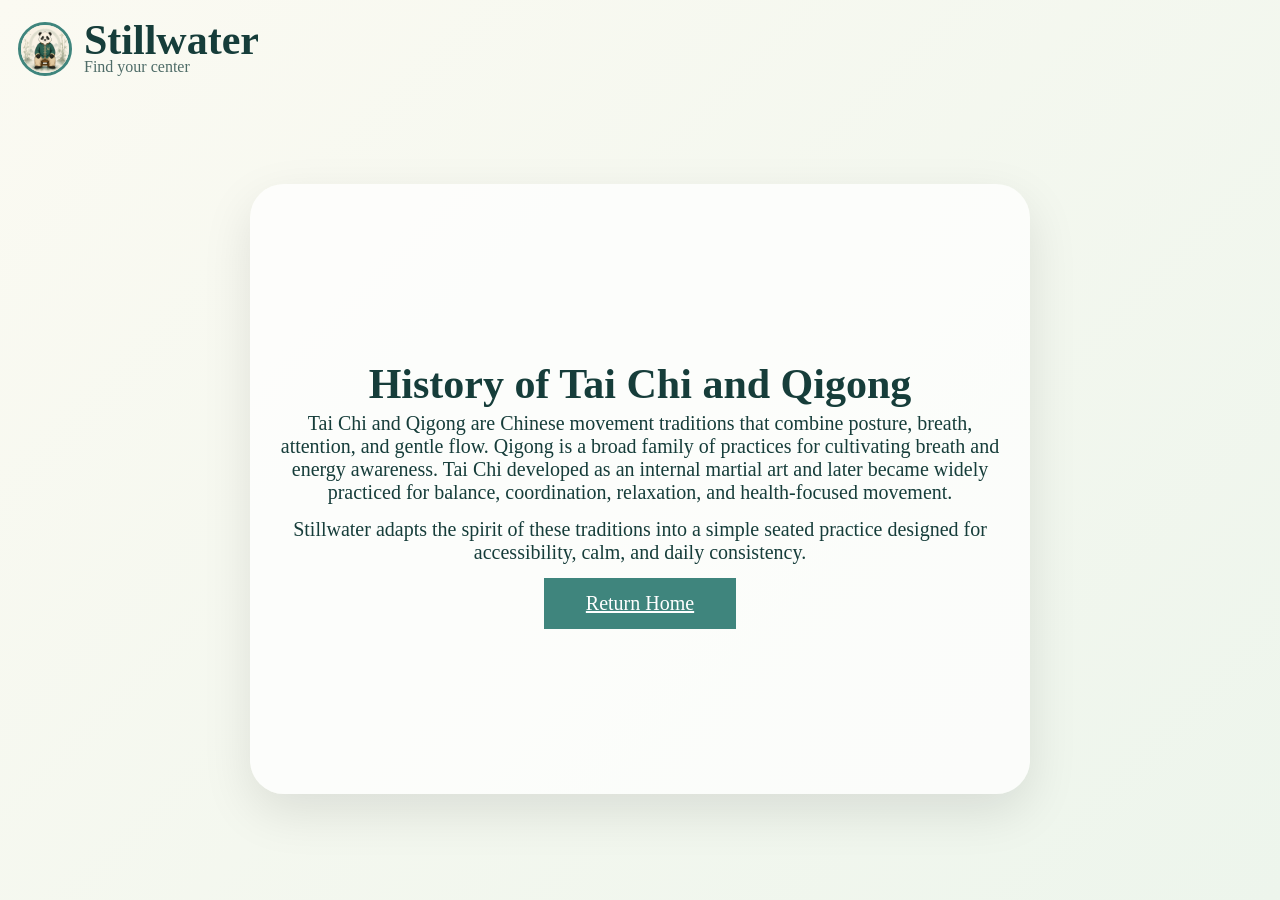
<file: history.html>
<!doctype html>
<html lang="en">
<head>
  <meta charset="utf-8" />
  <meta name="viewport" content="width=device-width, initial-scale=1" />
  <title>Stillwater - History of Tai Chi and Qigong</title>
  <link rel="stylesheet" href="style.css?v=20" />
</head>
<body class="history-page">
  <div class="app-shell">
    <header class="topbar">
      <a class="brand" href="index.html?v=20" aria-label="Return to Stillwater home">
        <img src="assets/sage/logo-sage.png" alt="Sage logo" class="brand-avatar" />
        <span><strong>Stillwater</strong><em>Find your center</em></span>
      </a>
    </header>
    <main class="opening">
      <section class="hero-card">
        <h1>History of Tai Chi and Qigong</h1>
        <p>Tai Chi and Qigong are Chinese movement traditions that combine posture, breath, attention, and gentle flow. Qigong is a broad family of practices for cultivating breath and energy awareness. Tai Chi developed as an internal martial art and later became widely practiced for balance, coordination, relaxation, and health-focused movement.</p>
        <p>Stillwater adapts the spirit of these traditions into a simple seated practice designed for accessibility, calm, and daily consistency.</p>
        <a class="begin primary" href="index.html?v=20">Return Home</a>
      </section>
    </main>
  </div>
</body>
</html>
</file>
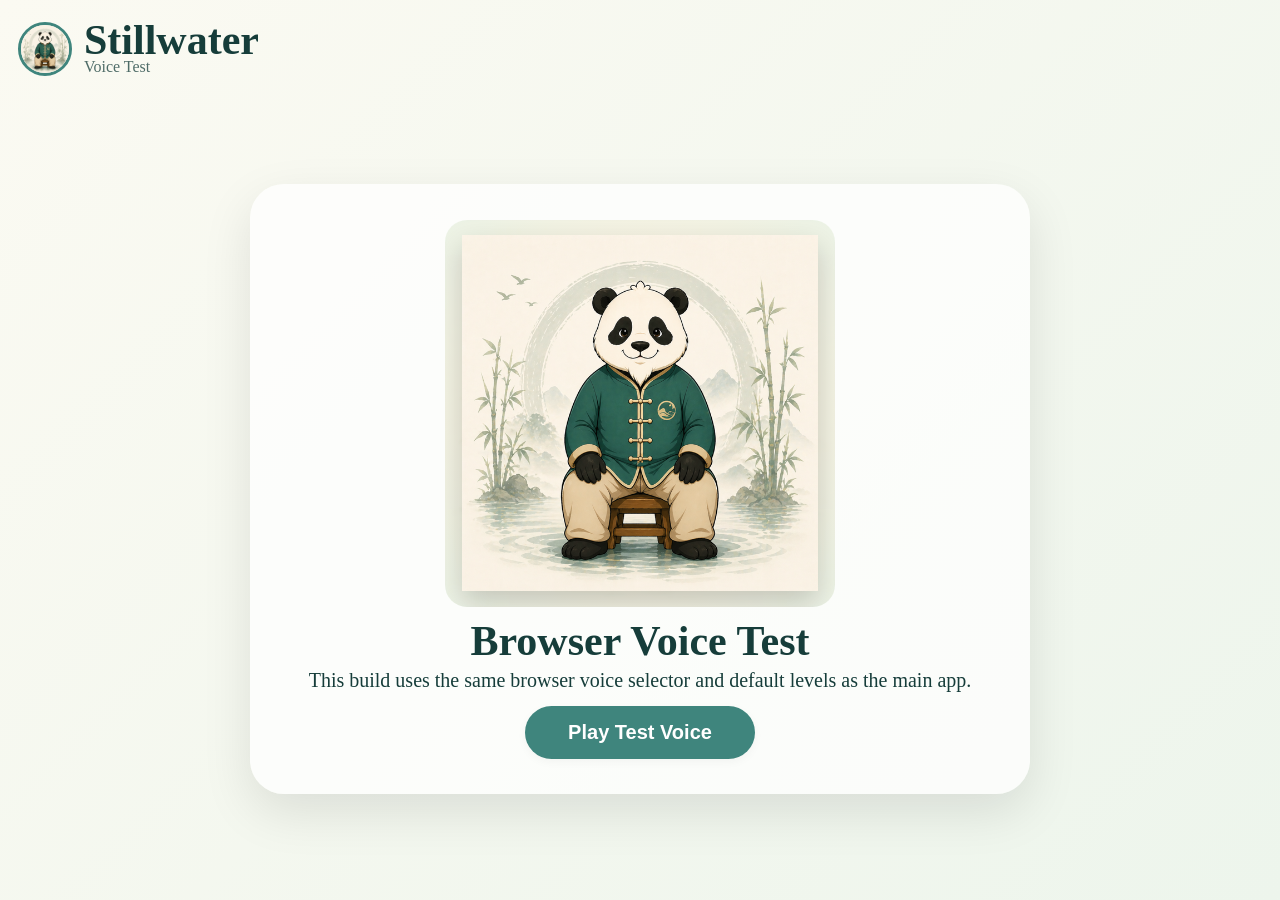
<file: voicetest.html>
<!doctype html>
<html lang="en">
<head>
  <meta charset="utf-8" />
  <meta name="viewport" content="width=device-width, initial-scale=1" />
  <title>Stillwater Voice Test v20</title>
  <link rel="stylesheet" href="style.css?v=20" />
</head>
<body>
  <div class="app-shell">
    <header class="topbar">
      <a class="brand" href="index.html?v=20"><img src="assets/sage/logo-sage.png" class="brand-avatar" alt="Sage logo"><span><strong>Stillwater</strong><em>Voice Test</em></span></a>
    </header>
    <main class="opening">
      <section class="hero-card">
        <div class="sage-stage opening-sage"><img src="assets/sage/idle-frames/frame-01.png?v=20" class="sage-img" alt="Sage"></div>
        <h1>Browser Voice Test</h1>
        <p>This build uses the same browser voice selector and default levels as the main app.</p>
        <button id="testVoice" class="begin primary">Play Test Voice</button>
      </section>
    </main>
  </div>
  <script>
    const line='Let the breath rise and fall. Sit tall with both feet grounded.';
    document.getElementById('testVoice').onclick=()=>{speechSynthesis.cancel(); const u=new SpeechSynthesisUtterance(line); u.rate=.95; u.pitch=.85; u.volume=.78; speechSynthesis.speak(u);};
  </script>
</body>
</html>
</file>
<file: style.css>
:root{--deep:#0c4944;--teal:#3f857d;--cream:#fbf8ee;--gold:#cfaa4d;--ink:#163d3a;--line:#d8ded8;--pale:#fffdf7}*{box-sizing:border-box}html,body{height:100%}body{margin:0;background:linear-gradient(135deg,#fbfaf2,#edf5ec);color:var(--ink);font-family:Georgia,'Times New Roman',serif;overflow:hidden}.app-shell{height:100vh;display:grid;grid-template-rows:78px 1fr auto;gap:8px;padding:10px 18px}.topbar{display:flex;justify-content:space-between;align-items:center;min-height:0}.brand{display:flex;gap:12px;align-items:center;text-decoration:none;color:var(--ink)}.brand-avatar{width:54px;height:54px;border-radius:50%;object-fit:cover;border:3px solid var(--teal);background:#fff}.brand strong{display:block;font-size:42px;line-height:.88}.brand em{font-style:normal;font-size:16px;opacity:.75}.top-actions{display:flex;gap:10px;align-items:center}button{border:1px solid var(--line);border-radius:999px;background:#fffdf7;color:var(--ink);font-weight:700;padding:10px 22px;font-size:16px;cursor:pointer;box-shadow:0 3px 10px rgba(0,0,0,.04)}.primary,.modes button.active{background:var(--teal);color:white;border-color:transparent}.hidden{display:none!important}.opening{display:grid;place-items:center;min-height:0}.hero-card{width:min(780px,92vw);height:min(610px,calc(100vh - 162px));border-radius:34px;background:rgba(255,255,255,.74);box-shadow:0 18px 50px rgba(0,0,0,.1);display:flex;flex-direction:column;align-items:center;justify-content:center;text-align:center;padding:18px}.hero-card h1{font-size:42px;margin:10px 0 4px}.hero-card p{font-size:20px;margin:0 0 14px}.begin{font-size:20px;padding:14px 42px}.ghost{margin-top:8px;background:transparent}.sound-notice{font-family:Arial,sans-serif;font-size:13px;opacity:.7;margin-top:10px}.practice{min-height:0;display:grid;grid-template-columns:290px minmax(460px,1fr) 320px;gap:16px}.side{border-radius:24px;background:linear-gradient(180deg,#0b4b46,#0b3936);color:white;padding:22px;min-height:0;box-shadow:0 14px 35px rgba(0,0,0,.12);overflow:auto}.side h2{margin:0 0 18px;font-size:26px}.left-panel ol{list-style:none;margin:0;padding:0}.left-panel li{display:flex;gap:12px;align-items:center;padding:12px 10px;border-radius:12px;font-size:17px;font-weight:700}.left-panel li.active{background:rgba(255,255,255,.18)}.num{display:grid;place-items:center;width:28px;height:28px;border-radius:50%;border:1px solid var(--gold);color:var(--gold);background:rgba(255,255,255,.1);flex:0 0 auto}.active .num{background:#fff;color:var(--teal)}.mantra{margin-top:28px;border:1px solid var(--gold);border-radius:12px;padding:16px;color:#f2d27a;line-height:1.55;font-weight:700}.left-panel small{display:block;text-align:center;margin-top:20px;opacity:.78}.center-panel{min-height:0;background:rgba(255,255,255,.72);border-radius:28px;padding:18px 24px;display:grid;grid-template-rows:auto minmax(250px,1fr) auto auto auto;box-shadow:0 12px 35px rgba(0,0,0,.08)}.stage-head{border:1px solid var(--line);border-radius:18px;padding:14px 20px;display:flex;justify-content:space-between;align-items:center;background:rgba(255,255,255,.6)}.stage-head small{letter-spacing:.12em;color:var(--teal);font-weight:800}.stage-head h1{font-size:36px;margin:2px 0 0}.stage-head strong{font-size:27px}.sage-stage{position:relative;display:grid;place-items:center;overflow:hidden;border-radius:22px;background:radial-gradient(circle at center,#fff 0,#f9f2df 46%,#eaf3e6 100%);min-height:0}.sage-stage:before{content:'';position:absolute;inset:0;background:url('assets/sage/idle.png?v=21') center/cover no-repeat;opacity:.10;filter:blur(1px)}.opening-sage{width:390px;height:390px;max-width:80vw;max-height:43vh}.sage-img{position:relative;z-index:2;max-width:76%;max-height:96%;object-fit:contain;filter:drop-shadow(0 12px 14px rgba(0,0,0,.18))}.opening-sage .sage-img{max-width:92%;max-height:92%}.water-ripples{position:absolute;z-index:1;bottom:12%;left:50%;width:42%;height:16%;transform:translateX(-50%);pointer-events:none}.water-ripples span{position:absolute;inset:0;border:2px solid rgba(207,170,77,.35);border-radius:50%;animation:ripple 4.5s infinite}.water-ripples span:nth-child(2){animation-delay:1.4s}.water-ripples span:nth-child(3){animation-delay:2.8s}@keyframes ripple{0%{transform:scale(.55);opacity:.65}100%{transform:scale(1.35);opacity:0}}.instruction{text-align:center;font-size:20px;line-height:1.34;margin:11px 0}.unlock{justify-self:center;padding:9px 24px;color:#6a6f6d;margin-bottom:7px}.progress{height:10px;border-radius:99px;background:#dce2dc;overflow:hidden}.progress span{display:block;height:100%;width:0;background:linear-gradient(90deg,var(--teal),var(--gold))}.resources{background:linear-gradient(180deg,#498b82,#28675f)}.resources a{display:block;color:white;text-decoration:none;margin:0 0 18px;padding:14px;border-radius:14px;background:rgba(255,255,255,.07)}.resources span{display:block;opacity:.82;margin-top:6px;font-family:Arial,sans-serif}.audio-panel{background:rgba(255,255,255,.94);border:1px solid var(--line);border-radius:22px;box-shadow:0 -8px 28px rgba(0,0,0,.08);overflow:hidden}.settings-title{width:100%;border:0;border-radius:0;background:transparent;display:grid;grid-template-columns:1fr 1fr 40px;text-align:left;box-shadow:none;padding:10px 20px}.settings-title span{text-align:center}.settings-title i{text-align:right;color:var(--gold);font-style:normal}.settings-body{padding:0 20px 14px;display:grid;grid-template-columns:1fr 1fr;gap:12px;align-items:end}.collapsed .settings-body{display:none}.modes{display:grid;grid-template-columns:repeat(4,1fr);gap:8px;grid-column:1/-1}.modes button{padding:9px 12px}label{font-family:Arial,sans-serif;font-weight:700;font-size:14px}select,input{width:100%;margin-top:7px;font-size:16px}select{padding:10px;border-radius:12px;border:1px solid var(--line);background:white}.audio-status{grid-column:1/-1;font-family:Arial,sans-serif;margin:0;opacity:.72}@media(max-width:1120px){body{overflow:auto}.app-shell{height:auto;min-height:100vh}.practice{grid-template-columns:1fr}.side{max-height:none}.center-panel{min-height:620px}.resources{order:3}.brand strong{font-size:34px}.settings-body{grid-template-columns:1fr}.modes{grid-template-columns:1fr 1fr}.topbar{align-items:flex-start}.top-actions{flex-wrap:wrap;justify-content:flex-end}}@media(max-height:790px) and (min-width:1121px){.app-shell{grid-template-rows:66px 1fr auto;padding:7px 12px;gap:7px}.brand-avatar{width:44px;height:44px}.brand strong{font-size:33px}.brand em{font-size:14px}button{padding:8px 18px}.practice{grid-template-columns:250px minmax(430px,1fr) 290px;gap:10px}.side{padding:16px;border-radius:20px}.side h2{font-size:23px;margin-bottom:12px}.center-panel{padding:12px 16px;border-radius:22px}.stage-head{padding:9px 16px}.stage-head h1{font-size:29px}.stage-head strong{font-size:24px}.instruction{font-size:17px;margin:7px 0}.left-panel li{padding:8px 9px;font-size:15px}.resources a{margin-bottom:10px;padding:10px}.mantra{margin-top:16px;padding:12px}.settings-title{padding:8px 18px}.settings-body{padding-bottom:10px}.modes button{padding:7px}.opening-sage{width:320px;height:320px}.hero-card{height:min(520px,calc(100vh - 142px))}.hero-card h1{font-size:34px}.hero-card p{font-size:18px}.begin{font-size:18px;padding:11px 34px}}

/* v20 opening MP4 and mobile session refinements */
.opening-video{width:100%;height:100%;object-fit:contain;display:block;pointer-events:none}
.mobile-edge-tab,.mobile-drawer-close,.mobile-panel-scrim{display:none}

@media(max-width:1120px){
  body{overflow:hidden}
  .app-shell{height:100svh;min-height:100svh;grid-template-rows:auto 1fr auto;padding:8px;gap:6px;overflow:hidden}
  .topbar{align-items:center;gap:8px;min-height:54px}
  .brand{gap:8px;min-width:0}
  .brand-avatar{width:42px;height:42px;border-width:2px}
  .brand strong{font-size:clamp(26px,8vw,34px);line-height:.9}
  .brand em{font-size:12px}
  .top-actions{gap:6px;justify-content:flex-end;flex-wrap:nowrap}
  .top-actions button{font-size:13px;padding:8px 10px}
  .opening{height:100%;min-height:0;overflow:hidden}
  .hero-card{width:100%;height:100%;max-height:none;padding:12px;border-radius:24px;justify-content:center}
  .opening-sage{width:min(72vw,360px);height:min(72vw,360px);max-height:42svh}
  .hero-card h1{font-size:clamp(28px,8vw,38px);margin:8px 0 4px}
  .hero-card p{font-size:clamp(16px,4.5vw,19px);margin-bottom:10px}
  .begin{font-size:18px;padding:12px 34px}
  .practice{position:relative;height:100%;min-height:0;display:block;overflow:hidden}
  .center-panel{height:100%;min-height:0;border-radius:24px;padding:10px;grid-template-rows:auto minmax(0,1fr) auto auto auto}
  .stage-head{padding:10px 12px;border-radius:16px}
  .stage-head h1{font-size:clamp(22px,6vw,31px)}
  .stage-head strong{font-size:clamp(20px,6vw,26px)}
  .main-sage-stage{min-height:0;height:100%}
  .main-sage-stage .sage-img{max-width:88%;max-height:92%}
  .instruction{font-size:clamp(16px,4.2vw,20px);margin:8px 2px;line-height:1.28}
  .side{position:fixed;z-index:40;top:0;bottom:0;width:min(84vw,340px);max-height:none;border-radius:0;padding:58px 18px 18px;transition:transform .24s ease;box-shadow:0 18px 50px rgba(0,0,0,.28)}
  .mobile-drawer-left{left:0;transform:translateX(-104%)}
  .mobile-drawer-right{right:0;transform:translateX(104%)}
  body.mobile-left-open .mobile-drawer-left{transform:translateX(0)}
  body.mobile-right-open .mobile-drawer-right{transform:translateX(0)}
  .mobile-drawer-close{display:grid;position:absolute;top:12px;right:12px;place-items:center;width:38px;height:38px;padding:0;border-radius:50%;font-size:28px;line-height:1;background:rgba(255,255,255,.14);color:#fff;border:1px solid rgba(255,255,255,.25);box-shadow:none}
  .mobile-edge-tab{display:none;position:fixed;z-index:32;border-radius:16px 16px 0 0;background:var(--teal);color:#fff;border:1px solid rgba(255,255,255,.35);box-shadow:0 6px 20px rgba(0,0,0,.18);font-family:Arial,sans-serif;font-size:13px;padding:8px 13px}
  .practice:not(.hidden) .mobile-edge-tab{display:block}
  .left-tab{left:-30px;top:48%;transform:rotate(90deg)}
  .right-tab{right:-48px;top:48%;transform:rotate(-90deg)}
  .bottom-tab{left:50%;bottom:6px;transform:translateX(-50%);border-radius:16px 16px 0 0}
  .mobile-panel-scrim{position:fixed;display:block;inset:0;z-index:35;background:rgba(0,0,0,.36)}
  .mobile-panel-scrim.hidden{display:none!important}
  .audio-panel{position:fixed;z-index:42;left:8px;right:8px;bottom:8px;max-height:78svh;overflow:auto;transform:translateY(calc(100% + 20px));transition:transform .24s ease;border-radius:22px}
  body.mobile-settings-open .audio-panel{transform:translateY(0)}
  .settings-title{grid-template-columns:1fr auto 32px;padding:12px 14px}
  .settings-title span{text-align:left;margin-left:8px}
  .settings-body{grid-template-columns:1fr;padding:0 14px 14px;gap:10px}
  .modes{grid-template-columns:1fr 1fr}
}

@media(max-width:560px){
  .app-shell{padding:6px;grid-template-rows:50px 1fr auto}
  .brand-avatar{width:38px;height:38px}
  .brand strong{font-size:27px}
  .brand em{display:none}
  .top-actions button{font-size:12px;padding:7px 8px}
  .hero-card{border-radius:20px;padding:10px}
  .opening-sage{width:min(78vw,330px);height:min(78vw,330px);max-height:44svh}
  .center-panel{border-radius:20px;padding:8px}
  .stage-head{padding:8px 10px}
  .stage-head small{font-size:11px}
  .instruction{font-size:16px}
  .unlock{padding:8px 18px;margin-bottom:5px}
}
</file>
